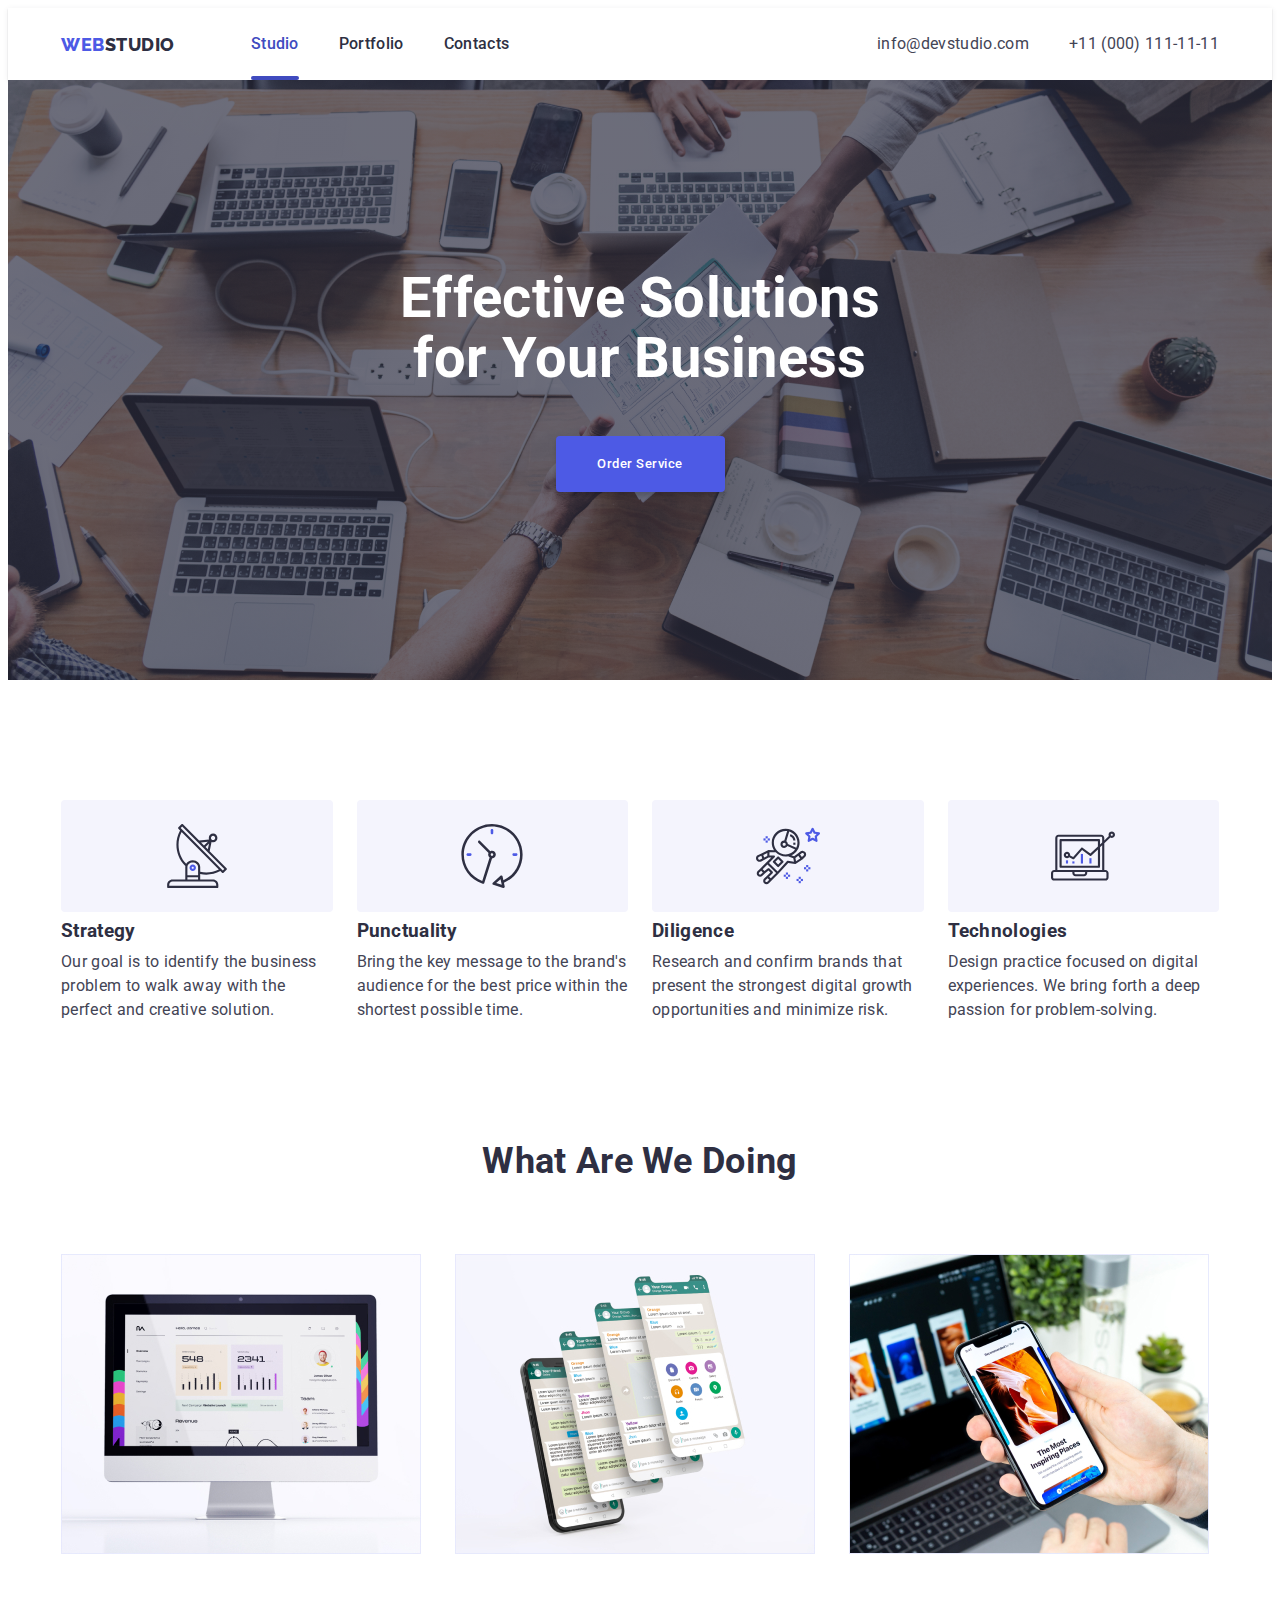
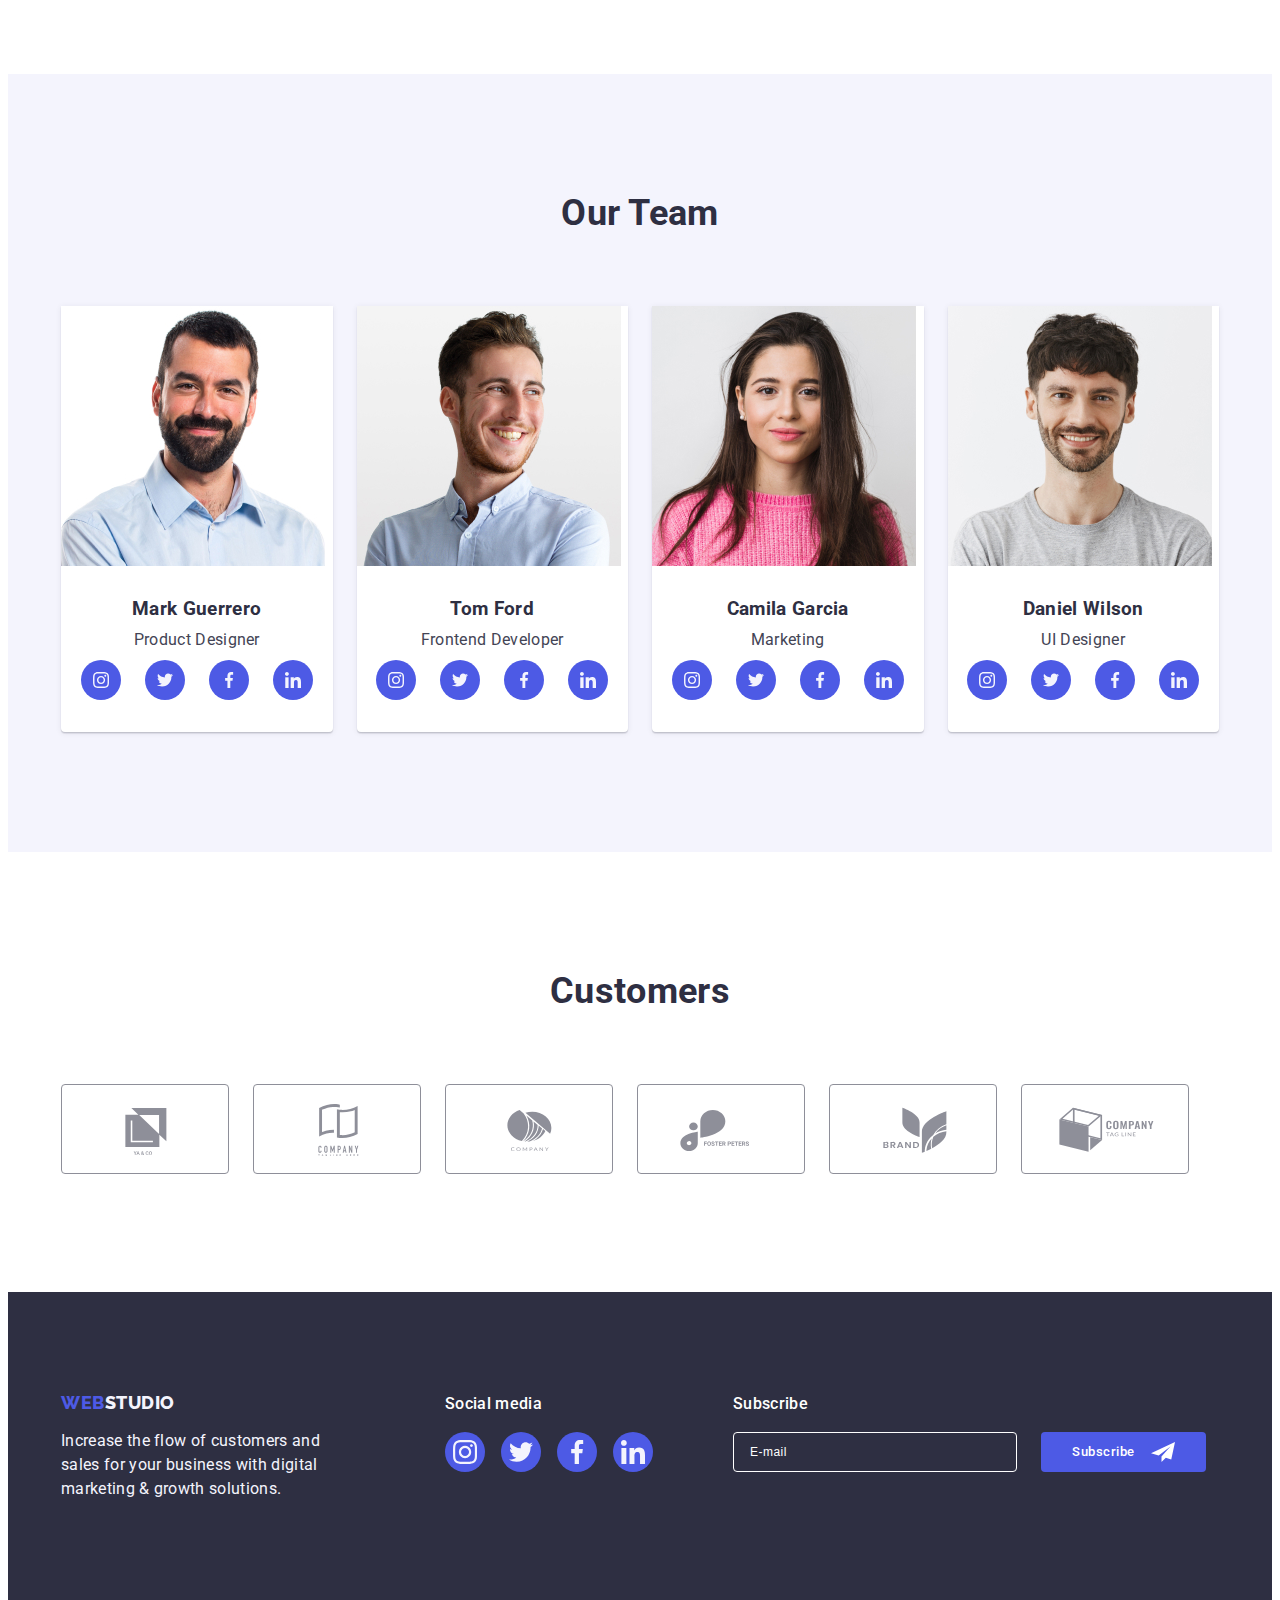
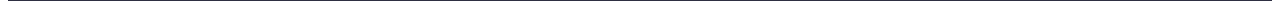
<file: index.html>
<!DOCTYPE html>
<html lang="en">
<head>
    <meta charset="UTF-8">
    <meta http-equiv="X-UA-Compatible" content="IE=edge">
    <meta name="viewport" content="width=, initial-scale=1.0">
    <title>Main Page</title>

    <link rel="preconnect" href="https://fonts.googleapis.com">
    <link rel="preconnect" href="https://fonts.gstatic.com" crossorigin>
    <link href="https://fonts.googleapis.com/css2?family=Raleway:wght@800&family=Roboto:wght@400;500;700&display=swap"
        rel="stylesheet">
    <link rel="stylesheet" href="https://cdnjs.cloudflare.com/ajax/libs/modern-normalize/1.1.0/modern-normalize.min.css"
        integrity="sha512-wpPYUAdjBVSE4KJnH1VR1HeZfpl1ub8YT/NKx4PuQ5NmX2tKuGu6U/JRp5y+Y8XG2tV+wKQpNHVUX03MfMFn9Q=="
        crossorigin="anonymous" referrerpolicy="no-referrer" />

    
    <link rel="stylesheet" href="./css/style.css">
</head>
<body>
    <header class="header">
        <div class="container header-container">
            <nav class="header-container">
                <a href="./index.html" class="header-logo">
                    Web<span class="header-logo-span">Studio</span>
                </a>
                <ul class="header-list">
                    <li class="header-list-item">
                        <a href="./index.html" class="header-nav-link current">Studio</a>
                    </li>
                    <li class="header-list-item">
                        <a href='./portfolio.html' class="header-nav-link">Portfolio</a>
                    </li>
                    <li class="header-list-item">
                        <a href='' class="header-nav-link">Contacts</a>
                    </li>
                </ul>
            </nav>
            <address>
                <ul class="header-contacts-list">
                    <li class="header-contacts-item">
                        <a href="mailto:info@devstudio.com">info@devstudio.com</a>
                    </li>
                    <li class="header-contacts-item">
                        <a href="tel:+110001111111">+11 (000) 111-11-11</a>
                    </li>
                </ul>
            </address>
        </div>
    </header>
    <main>
        <section class="first-section">
            <div class="first-section-container container">
                <h1 class="first-section-title">Effective Solutions for Your Business</h1>
                <button type="button" class="first-section-button btn" data-modal-open>Order Service</button>
            </div>
        </section>
        <section class="feature-section section">
            <div class="container feature-container">
                <h2 hidden class="feature-title title">What are we doing</h2>
                <ul class="feature-list">
                    <li class="feature-item">
                        <div class="feature-icon-wrap">
                            <svg width="64" height="64">
                                <use href="./images/icons.svg#antenna"></use>
                            </svg>
                        </div>
                        <h3 class="min-title feature-title">Strategy</h3>
                        <p class="feature-item-text text">Our goal is to identify the business
                        problem to walk away with the perfect and creative solution.</p>
                    </li>
                    <li class="feature-item">
                        <div class="feature-icon-wrap">
                            <svg width="64" height="64">
                                <use href="./images/icons.svg#clock"></use>
                            </svg>
                        </div>
                        <h3 class="min-title feature-title">Punctuality</h3>
                        <p class="feature-item-text text">Bring the key message to the brand's audience for the best price within the shortest possible time.</p>
                    </li>
                    <li class="feature-item">
                        <div class="feature-icon-wrap">
                            <svg width="64" height="64">
                                <use href="./images/icons.svg#astronaut"></use>
                            </svg>
                        </div>
                        <h3 class="min-title feature-title">Diligence</h3>
                        <p class="feature-item-text text">Research and confirm brands that present the strongest digital growth opportunities and minimize risk.</p>
                    </li>
                    <li class="feature-item">
                        <div class="feature-icon-wrap">
                            <svg width="64" height="64">
                                <use href="./images/icons.svg#diagram"></use>
                            </svg>
                        </div>
                        <h3 class="min-title feature-title">Technologies</h3>
                        <p class="feature-item-text text">Design practice focused on digital experiences. We bring forth a deep passion for problem-solving.</p>
                    </li>
                </ul>
            </div>
        </section>
        <section class="about-section section">
            <div class="container about-container">
                <h2 class="about-title title">What are we doing</h2>
                <ul class="about-list">
                    <li class="about-item">
                        <img src="./images/img1.jpg" class="about-list-img" width=360 alt="led">
                    </li>
                    <li class="about-item">
                        <img src="./images/img2.jpg" class="about-list-img" width=360 alt="iphone screen">
                    </li>
                    <li class="about-item">
                        <img src="./images/img3.jpg" class="about-list-img" width=360 alt="iphone in a hand">
                    </li>
                </ul>
            </div>
        </section>
        <section class="team-section section">
            <div class="container team-container">
                <h2 class="team-title title">Our Team</h2>
                <ul class="team-list">
                    <li class="team-item">
                        <img src="./images/human1.jpg" alt="Mark Guerrero" width=264>
                        <div class="team-card-wrap">
                            <h3 class="min-title">Mark Guerrero</h3>
                            <p class="text">Product Designer</p>
                            <ul class="social-list">
                                <li class="social-item">
                                    <a href="" class="social-item-link">
                                        <svg width="16" height="16" class="icon">
                                            <use href="./images/icons.svg#icon-instagram"></use>
                                        </svg>
                                    </a>
                                </li>
                                <li class="social-item">
                                    <a href="" class="social-item-link">
                                        <svg width="16" height="16" class="icon">
                                            <use href="./images/icons.svg#icon-twitter"></use>
                                        </svg>
                                    </a>
                                </li>
                                <li class="social-item">
                                    <a href="" class="social-item-link">
                                        <svg width="16" height="16" class="icon">
                                            <use href="./images/icons.svg#icon-facebook"></use>
                                        </svg>
                                    </a>
                                </li>
                                <li class="social-item">
                                    <a href="" class="social-item-link">
                                        <svg width="16" height="16" class="icon">
                                            <use href="./images/icons.svg#icon-linkedin"></use>
                                        </svg>
                                    </a>
                                </li>
                            </ul>
                        </div>
                    </li>
                    <li class="team-item">
                        <img src="./images/human2.jpg" alt="Tom Ford" width=264>
                        <div class="team-card-wrap">
                            <h3 class="min-title">Tom Ford</h3>
                            <p class="text">Frontend Developer</p>
                            <ul class="social-list">
                                <li class="social-item">
                                    <a href="" class="social-item-link">
                                        <svg width="16" height="16" class="icon">
                                            <use href="./images/icons.svg#icon-instagram"></use>
                                        </svg>
                                    </a>
                                </li>
                                <li class="social-item">
                                    <a href="" class="social-item-link">
                                        <svg width="16" height="16" class="icon">
                                            <use href="./images/icons.svg#icon-twitter"></use>
                                        </svg>
                                    </a>
                                </li>
                                <li class="social-item">
                                    <a href="" class="social-item-link">
                                        <svg width="16" height="16" class="icon">
                                            <use href="./images/icons.svg#icon-facebook"></use>
                                        </svg>
                                    </a>
                                </li>
                                <li class="social-item">
                                    <a href="" class="social-item-link">
                                        <svg width="16" height="16" class="icon">
                                            <use href="./images/icons.svg#icon-linkedin"></use>
                                        </svg>
                                    </a>
                                </li>
                            </ul>
                        </div>
                    </li>
                    <li class="team-item">
                        <img src="./images/human3.jpg" alt="Camila Garcia"  width=264>
                        <div class="team-card-wrap">
                            <h3 class="min-title">Camila Garcia</h3>
                            <p class="text">Marketing</p>
                            <ul class="social-list">
                                <li class="social-item">
                                    <a href="" class="social-item-link">
                                        <svg width="16" height="16" class="icon">
                                            <use href="./images/icons.svg#icon-instagram"></use>
                                        </svg>
                                    </a>
                                </li>
                                <li class="social-item">
                                    <a href="" class="social-item-link">
                                        <svg width="16" height="16" class="icon">
                                            <use href="./images/icons.svg#icon-twitter"></use>
                                        </svg>
                                    </a>
                                </li>
                                <li class="social-item">
                                    <a href="" class="social-item-link">
                                        <svg width="16" height="16" class="icon">
                                            <use href="./images/icons.svg#icon-facebook"></use>
                                        </svg>
                                    </a>
                                </li>
                                <li class="social-item">
                                    <a href="" class="social-item-link">
                                        <svg width="16" height="16" class="icon">
                                            <use href="./images/icons.svg#icon-linkedin"></use>
                                        </svg>
                                    </a>
                                </li>
                            </ul>
                        </div>
                    </li>
                    <li class="team-item">
                        <img src="./images/human4.jpg" alt="Daniel Wilson" width=264>
                        <div class="team-card-wrap">
                            <h3 class="min-title">Daniel Wilson</h3>
                            <p class="text">UI Designer</p>
                            <ul class="social-list">
                                <li class="social-item">
                                    <a href="" class="social-item-link">
                                        <svg width="16" height="16" class="icon">
                                            <use href="./images/icons.svg#icon-instagram"></use>
                                        </svg>
                                    </a>
                                </li>
                                <li class="social-item">
                                    <a href="" class="social-item-link">
                                        <svg width="16" height="16" class="icon">
                                            <use href="./images/icons.svg#icon-twitter"></use>
                                        </svg>
                                    </a>
                                </li>
                                <li class="social-item">
                                    <a href="" class="social-item-link">
                                        <svg width="16" height="16" class="icon">
                                            <use href="./images/icons.svg#icon-facebook"></use>
                                        </svg>
                                    </a>
                                </li>
                                <li class="social-item">
                                    <a href="" class="social-item-link">
                                        <svg width="16" height="16" class="icon">
                                            <use href="./images/icons.svg#icon-linkedin"></use>
                                        </svg>
                                    </a>
                                </li>
                            </ul>
                        </div>
                    </li>
                </ul>
            </div>
        </section>
        <section class="customers-section section">
            <div class="container customers-container">
                <h2 class="title">Customers</h2>
                <ul class="customers-list">
                    <li class="customers-item">
                        <a href="" class="customers-link">
                            <svg width="104" height="56" class="icon">
                                <use href="./images/icons.svg#Logo1"></use>
                            </svg>
                        </a>
                    </li>
                    <li class="customers-item">
                        <a href="" class="customers-link">
                            <svg width="104" height="56" class="icon">
                                <use href="./images/icons.svg#Logo2"></use>
                            </svg>
                        </a>
                    </li>
                    <li class="customers-item">
                        <a href="" class="customers-link">
                            <svg width="104" height="56" class="icon">
                                <use href="./images/icons.svg#Logo3"></use>
                            </svg>
                        </a>
                    </li>
                    <li class="customers-item">
                        <a href="" class="customers-link">
                            <svg width="104" height="56" class="icon">
                                <use href="./images/icons.svg#Logo4"></use>
                            </svg>
                        </a>
                    </li>
                    <li class="customers-item">
                        <a href="" class="customers-link">
                            <svg width="104" height="56" class="icon">
                                <use href="./images/icons.svg#Logo5"></use>
                            </svg>
                        </a>
                    </li>
                    <li class="customers-item">
                        <a href="" class="customers-link">
                            <svg width="104" height="56" class="icon">
                                <use href="./images/icons.svg#Logo6"></use>
                            </svg>
                        </a>
                    </li>
                </ul>
            </div>
        </section>
    </main>
    <footer class="footer">
        <div class="container footer-wrap">
            <div class="footer-container">
                <a href="./index.html" class="footer-logo">
                    Web<span class="footer-text">Studio</span>
                </a>
                <p class="footer-text">Increase the flow of customers and sales for your business with digital marketing &
                    growth
                    solutions.</p>
            </div>
            <div class="footer-social">
                <p class="text footer-social-text">Social media</p>
                <ul class="social-list footer-social-list">
                    <li class="social-item">
                        <a href="" class="social-item-link footer-icon">
                            <svg width="24" height="24" class="icon">
                                <use href="./images/icons.svg#icon-instagram"></use>
                            </svg>
                        </a>
                    </li>
                    <li class="social-item">
                        <a href="" class="social-item-link footer-icon">
                            <svg width="24" height="24" class="icon">
                                <use href="./images/icons.svg#icon-twitter"></use>
                            </svg>
                        </a>
                    </li>
                    <li class="social-item">
                        <a href="" class="social-item-link footer-icon">
                            <svg width="24" height="24" class="icon">
                                <use href="./images/icons.svg#icon-facebook"></use>
                            </svg>
                        </a>
                    </li>
                    <li class="social-item">
                        <a href="" class="social-item-link footer-icon">
                            <svg width="24" height="24" class="icon">
                                <use href="./images/icons.svg#icon-linkedin"></use>
                            </svg>
                        </a>
                    </li>
                </ul>
            </div>
            <div class="footer-subscribe">
                <p class="text footer-social-text">Subscribe</p>
                <form class="subscribe-form form">
                    <input type="mail" class="subscribe-input" placeholder="E-mail" />
                    <button type="submit" class="btn footer-form-btn">
                        Subscribe
                        <svg width="24" height="24">
                            <use href="./images/icons.svg#footer-subscribe"></use>
                        </svg>
                    </button>
                </form>
            </div>
        </div>
    </footer>

    <div class="backdrop is-hidden" data-modal>
        <div class="modal">
            <button type="button" class="button modal-close-button" data-modal-close>
                <svg width="8" height="8" class="icon">
                    <use href="./images/icons.svg#icon-close"></use>
                </svg>
            </button>
            <strong class="modal-form-title">Leave your contacts and we will call you back</strong>
            <form class="form">
                <div class="modal-form-field">
                    <label class="modal-form-label" for="user_name">Name</label>
                    <input class="modal-form-input" type="text" name="user_name" id="user_name" />
                    <svg class="modal-form-icon" width="18" height="24">
                        <use href="./images/icons.svg#icon-name"></use>
                    </svg>
                </div>
                <div class="modal-form-field">
                    <label class="modal-form-label" for="user_phone">Phone</label>
                    <input class="modal-form-input" type="tel" name="user_phone" id="user_phone" />
                    <svg class="modal-form-icon" width="18" height="24">
                        <use href="./images/icons.svg#icon-phone"></use>
                    </svg>
                </div>
                <div class="modal-form-field">
                    <label class="modal-form-label" for="user_mail">Email</label>
                    <input class="modal-form-input" type="email" name="user_mail" id="user_mail" />
                    <svg class="modal-form-icon" width="18" height="24">
                        <use href="./images/icons.svg#icon-mail"></use>
                    </svg>
                </div>
                <div class="modal-form-field">
                    <label class="modal-form-label" for="user_message">Comment</label>
                    <textarea class="modal-form-message" name="user_message" placeholder="Text input"></textarea>
                </div>
                <label class="modal-form-agreement">
                    <input class="modal-form-checkbox visually-hidden" type="checkbox" name="user_agreement" />
                    <svg width="16" height="16" class="modal-custom-checkbox">
                        <use class="checkbox-check" href="./images/icons.svg#icon-check"></use>
                        <use class="checkbox-uncheck" href="./images/icons.svg#icon-uncheck"></use>
                    </svg>
                    <span class="modal-form-desc">
                        I accept the terms and conditions of the
                        <a class="modal-form-link" href="">Privacy Policy</a>
                    </span>
                </label>
                <button class="modal-form-btn btn" type="submit">Send</button>
            </form>
        </div>
    </div>

    <script src="./js/modal.js"></script>
</body>
</html>
</file>
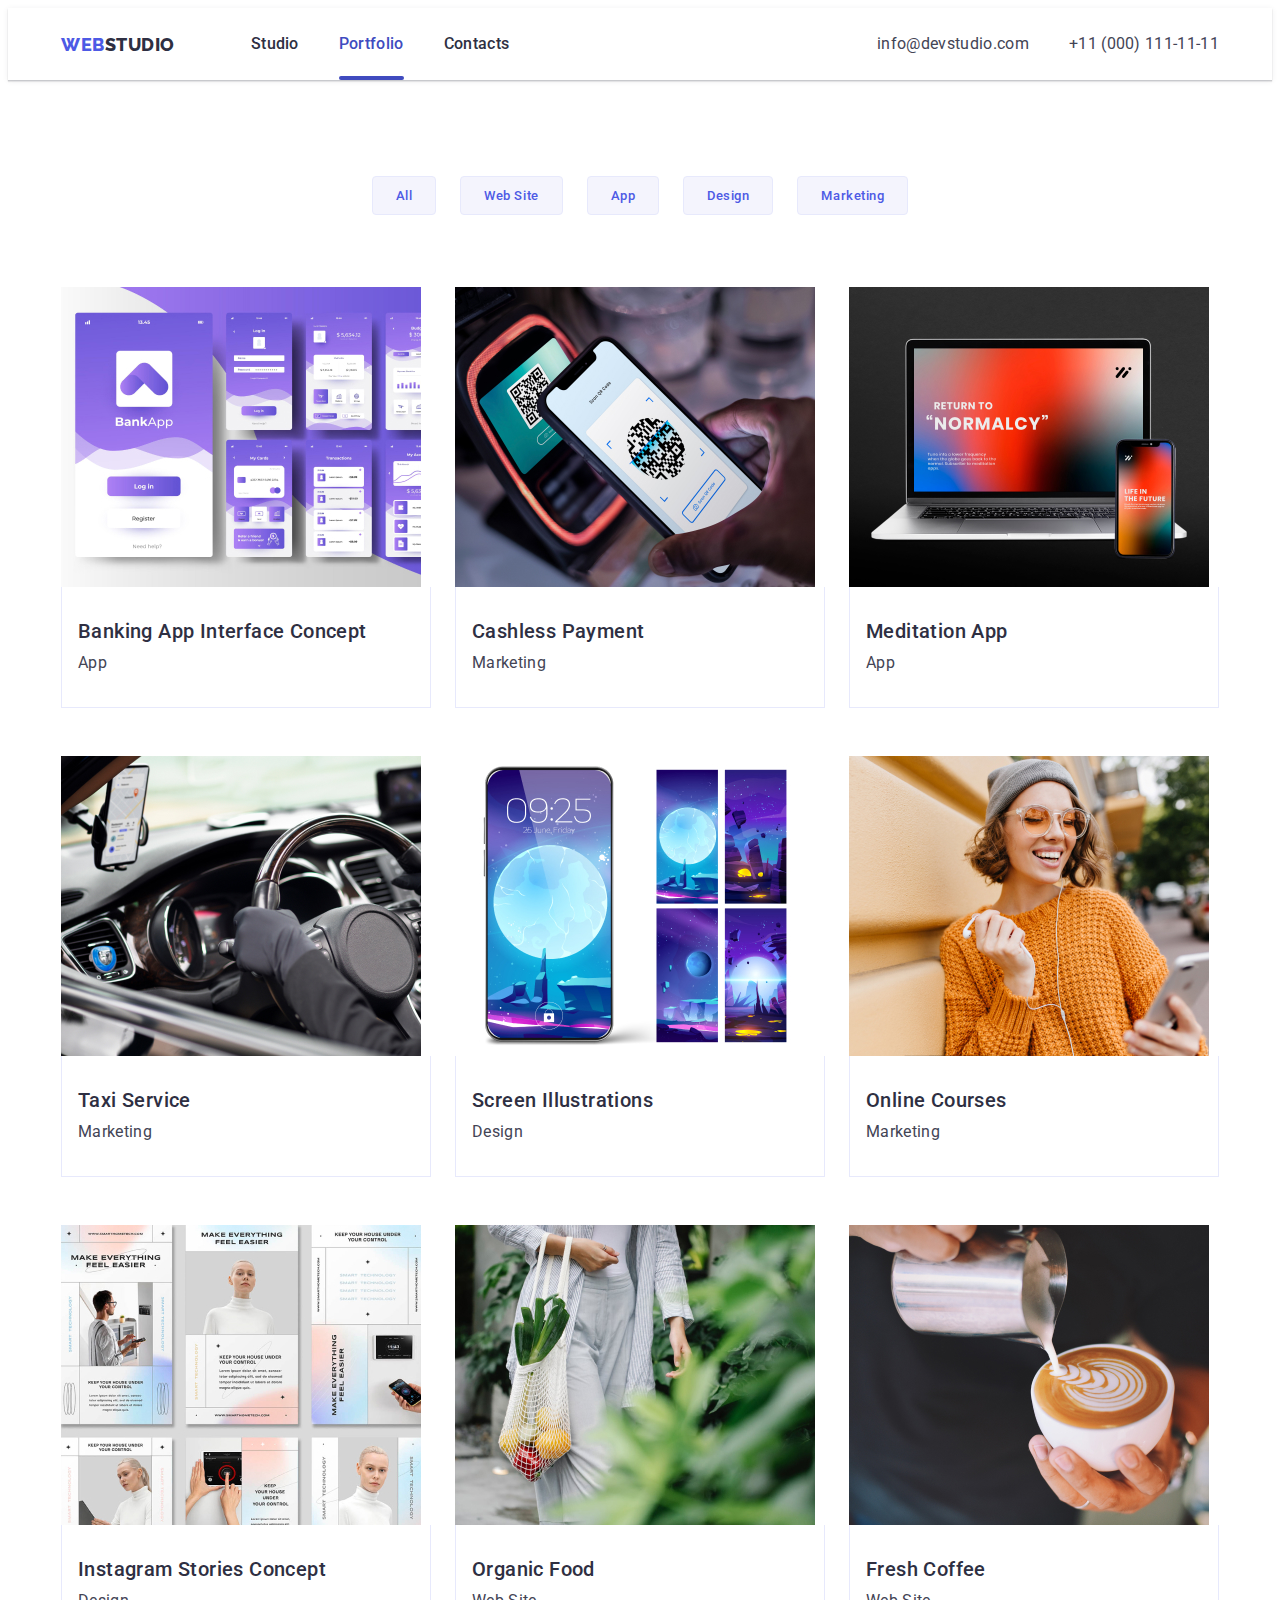
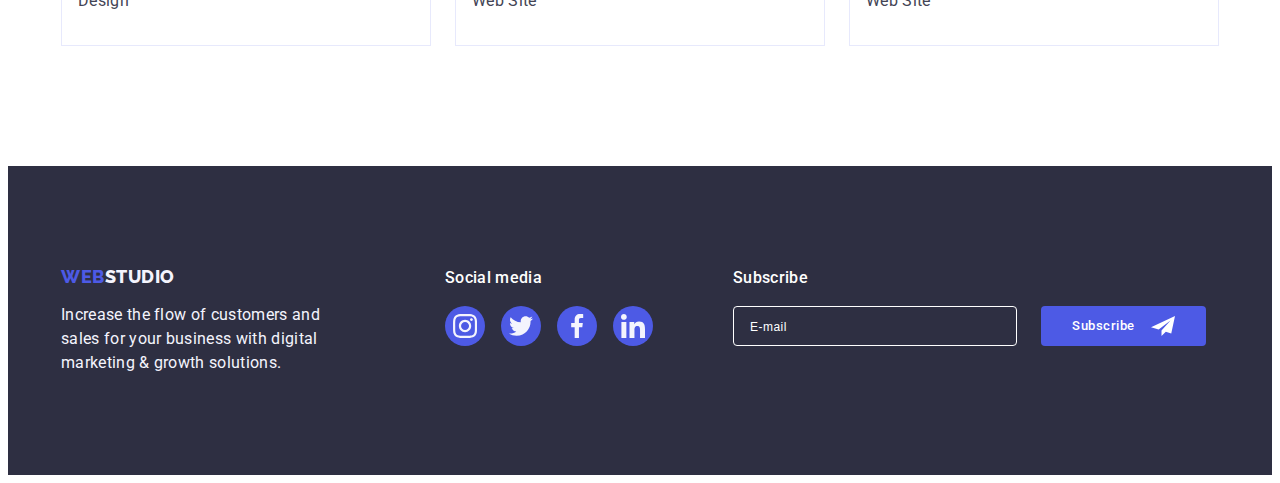
<file: portfolio.html>
<!DOCTYPE html>
<html lang="en">
<head>
    <meta charset="UTF-8">
    <meta http-equiv="X-UA-Compatible" content="IE=edge">
    <meta name="viewport" content="width=, initial-scale=1.0">
    <title>Portfolio</title>
    
    <link rel="preconnect" href="https://fonts.googleapis.com">
    <link rel="preconnect" href="https://fonts.gstatic.com" crossorigin>
    <link href="https://fonts.googleapis.com/css2?family=Raleway:wght@800&family=Roboto:wght@400;500;700&display=swap"
        rel="stylesheet">
    <link rel="stylesheet" href="https://cdnjs.cloudflare.com/ajax/libs/modern-normalize/1.1.0/modern-normalize.min.css"
        integrity="sha512-wpPYUAdjBVSE4KJnH1VR1HeZfpl1ub8YT/NKx4PuQ5NmX2tKuGu6U/JRp5y+Y8XG2tV+wKQpNHVUX03MfMFn9Q=="
        crossorigin="anonymous" referrerpolicy="no-referrer" />

    <link rel="stylesheet" href="./css/style.css">
</head>
<body>
    <header class="header">
        <div class="container header-container">
            <nav class="header-container">
                <a href="./index.html" class="header-logo">
                    Web<span class="header-logo-span">Studio</span>
                </a>
                <ul class="header-list">
                    <li class="header-list-item">
                        <a href="./index.html" class="header-nav-link">Studio</a>
                    </li>
                    <li class="header-list-item">
                        <a href='./portfolio.html' class="header-nav-link current">Portfolio</a>
                    </li>
                    <li class="header-list-item">
                        <a href='' class="header-nav-link">Contacts</a>
                    </li>
                </ul>
            </nav>
            <address>
                <ul class="header-contacts-list">
                    <li class="header-contacts-item">
                        <a href="mailto:info@devstudio.com">info@devstudio.com</a>
                    </li>
                    <li class="header-contacts-item">
                        <a href="tel:+110001111111">+11 (000) 111-11-11</a>
                    </li>
                </ul>
            </address>
        </div>
    </header>
    <main>
        <section class="portfolio">
            <div class="portfolio-container container">
                <h1 hidden>Portfolio</h1>
                <ul class="portfolio-nav-list">
                    <li class="portfolio-nav-item">
                        <button type="button" class="portfolio-nav-button">
                            All
                        </button>
                    </li>
                    <li class="portfolio-nav-item">
                        <button type="button" class="portfolio-nav-button">
                            Web Site
                        </button>
                    </li>
                    <li class="portfolio-nav-item">
                        <button type="button" class="portfolio-nav-button">
                            App
                        </button>
                    </li>
                    <li class="portfolio-nav-item">
                        <button type="button" class="portfolio-nav-button">
                            Design
                        </button>
                    </li>
                    <li class="portfolio-nav-item">
                        <button type="button" class="portfolio-nav-button">
                            Marketing
                        </button>
                    </li>
                </ul>
                <ul class="portfolio-card-list">
                    <li class="portfolio-card-item">
                        <a href="" class="portfolio-card-link">
                            <div class="portfolio-img-wrap">
                                <img src="./images/porf1.jpg" alt="Banking App Interface Concept" width=360>
                                <div class="portfolio-overlay">
                                    <p class="text overlay-text">
                                        14 Stylish and User-Friendly App Design Concepts · Task Manager App · Calorie Tracker App · Exotic Fruit Ecommerce App · Cloud Storage App
                                    </p>
                                </div>
                            </div>    
                            <div class="portfolio-card-content">
                                <h2 class="portfolio-card-title min-title ">Banking App Interface Concept</h2>
                                <p>App</p>
                            </div>
                        </a>
                    </li>
                    <li class="portfolio-card-item">
                        <a href="" class="portfolio-card-link">
                            <div class="portfolio-img-wrap">
                                <img src="./images/Portf2.jpg" alt="Cashless Payment" width=360>
                                <div class="portfolio-overlay">
                                    <p class="text overlay-text">
                                        14 Stylish and User-Friendly App Design Concepts · Task Manager App · Calorie Tracker App · Exotic Fruit Ecommerce App · Cloud Storage App
                                    </p>
                                </div>
                            </div>    
                            <div class="portfolio-card-content">
                                <h2 class="portfolio-card-title min-title ">Cashless Payment</h2>
                                <p>Marketing</p>
                            </div>
                        </a>
                    </li>
                    <li class="portfolio-card-item">
                        <a href="" class="portfolio-card-link">
                            <div class="portfolio-img-wrap">
                                <img src="./images/Portf3.jpg" alt="Meditation App" width=360>
                                <div class="portfolio-overlay">
                                    <p class="text overlay-text">
                                        14 Stylish and User-Friendly App Design Concepts · Task Manager App · Calorie Tracker App · Exotic Fruit Ecommerce App · Cloud Storage App
                                    </p>
                                </div>
                            </div>    
                            <div class="portfolio-card-content">
                                <h2 class="portfolio-card-title min-title ">Meditation App</h2>
                                <p>App</p>
                            </div>
                        </a>
                    </li>
                    <li class="portfolio-card-item">
                        <a href="" class="portfolio-card-link">
                            <div class="portfolio-img-wrap">
                                <img src="./images/portf4.jpg" alt="Taxi Service" width=360>
                                <div class="portfolio-overlay">
                                    <p class="text overlay-text">
                                        14 Stylish and User-Friendly App Design Concepts · Task Manager App · Calorie Tracker App · Exotic Fruit Ecommerce App · Cloud Storage App
                                    </p>
                                </div>
                            </div>    
                            <div class="portfolio-card-content">
                                <h2 class="portfolio-card-title min-title ">Taxi Service</h2>
                                <p>Marketing</p>
                            </div>
                        </a>
                    </li>
                    <li class="portfolio-card-item">
                        <a href="" class="portfolio-card-link">
                            <div class="portfolio-img-wrap">
                                <img src="./images/portf5.jpg" alt="Screen Illustrations" width=360>
                                <div class="portfolio-overlay">
                                    <p class="text overlay-text">
                                        14 Stylish and User-Friendly App Design Concepts · Task Manager App · Calorie Tracker App · Exotic Fruit Ecommerce App · Cloud Storage App
                                    </p>
                                </div>
                            </div>    
                            <div class="portfolio-card-content">
                                <h2 class="portfolio-card-title min-title ">Screen Illustrations</h2>
                                <p>Design</p>
                            </div>
                        </a>
                    </li>
                    <li class="portfolio-card-item">
                        <a href="" class="portfolio-card-link">
                            <div class="portfolio-img-wrap">
                                <img src="./images/portf6.jpg" alt="Online Courses" width=360>
                                <div class="portfolio-overlay">
                                    <p class="text overlay-text">
                                        14 Stylish and User-Friendly App Design Concepts · Task Manager App · Calorie Tracker App · Exotic Fruit Ecommerce App · Cloud Storage App
                                    </p>
                                </div>
                            </div>    
                            <div class="portfolio-card-content">
                                <h2 class="portfolio-card-title min-title ">Online Courses</h2>
                                <p>Marketing</p>
                            </div>
                        </a>
                    </li>
                    <li class="portfolio-card-item">
                        <a href="" class="portfolio-card-link">
                            <div class="portfolio-img-wrap">
                                <img src="./images/portf7.jpg" alt="Instagram Stories Concept" width=360>
                                <div class="portfolio-overlay">
                                    <p class="text overlay-text">
                                        14 Stylish and User-Friendly App Design Concepts · Task Manager App · Calorie Tracker App · Exotic Fruit Ecommerce App · Cloud Storage App
                                    </p>
                                </div>
                            </div>   
                            <div class="portfolio-card-content">
                                <h2 class="portfolio-card-title min-title ">Instagram Stories Concept</h2>
                                <p>Design</p>
                            </div>  
                        </a>
                    </li>
                    <li class="portfolio-card-item">
                        <a href="" class="portfolio-card-link">
                            <div class="portfolio-img-wrap">
                                <img src="./images/portf8.jpg" alt="Organic Food" width=360>
                                <div class="portfolio-overlay">
                                    <p class="text overlay-text">
                                        14 Stylish and User-Friendly App Design Concepts · Task Manager App · Calorie Tracker App · Exotic Fruit Ecommerce App · Cloud Storage App
                                    </p>
                                </div>
                            </div>    
                            <div class="portfolio-card-content">
                                <h2 class="portfolio-card-title min-title ">Organic Food</h2>
                                <p>Web Site</p>
                            </div>
                        </a>
                    </li>
                    <li class="portfolio-card-item">
                        <a href="" class="portfolio-card-link">
                            <div class="portfolio-img-wrap">
                                <img src="./images/portf9.jpg" alt="Fresh Coffee" width=360>
                                <div class="portfolio-overlay">
                                    <p class="text overlay-text">
                                        14 Stylish and User-Friendly App Design Concepts · Task Manager App · Calorie Tracker App · Exotic Fruit Ecommerce App · Cloud Storage App
                                    </p>
                                </div>
                            </div>    
                            <div class="portfolio-card-content">
                                <h2 class="portfolio-card-title min-title ">Fresh Coffee</h2>
                                <p>Web Site</p>
                            </div>
                        </a>
                    </li>
                </ul>
            </div>
        </section>
    </main>
    <footer class="footer">
        <div class="container footer-wrap">
            <div class="footer-container">
                <a href="./index.html" class="footer-logo">
                    Web<span class="footer-text">Studio</span>
                </a>
                <p class="footer-text">Increase the flow of customers and sales for your business with digital marketing &
                    growth
                    solutions.</p>
            </div>
            <div class="footer-social">
                <p class="text footer-social-text">Social media</p>
                <ul class="social-list footer-social-list">
                    <li class="social-item">
                        <a href="" class="social-item-link footer-icon">
                            <svg width="24" height="24" class="icon">
                                <use href="./images/icons.svg#icon-instagram"></use>
                            </svg>
                        </a>
                    </li>
                    <li class="social-item">
                        <a href="" class="social-item-link footer-icon">
                            <svg width="24" height="24" class="icon">
                                <use href="./images/icons.svg#icon-twitter"></use>
                            </svg>
                        </a>
                    </li>
                    <li class="social-item">
                        <a href="" class="social-item-link footer-icon">
                            <svg width="24" height="24" class="icon">
                                <use href="./images/icons.svg#icon-facebook"></use>
                            </svg>
                        </a>
                    </li>
                    <li class="social-item">
                        <a href="" class="social-item-link footer-icon">
                            <svg width="24" height="24" class="icon">
                                <use href="./images/icons.svg#icon-linkedin"></use>
                            </svg>
                        </a>
                    </li>
                </ul>
            </div>
            <div class="footer-subscribe">
                <p class="text footer-social-text">Subscribe</p>
                <form class="subscribe-form form">
                    <input type="mail" class="subscribe-input" placeholder="E-mail" />
                    <button type="submit" class="btn footer-form-btn">
                        Subscribe
                        <svg width="24" height="24">
                            <use href="./images/icons.svg#footer-subscribe"></use>
                        </svg>
                    </button>
                </form>
                <!-- <ul class="subscribe-list">
                            <li class="subscribe-item">
                                <input type="mail" class=""/>
                            </li>
                            <li class="subscribe-item">
                                <button type="button" class="btn subscribe-btn">
                                    Subscribe
                                    <svg width="24" height="24">
                                        <use href="./images/icons.svg#footer-subscribe"></use>
                                    </svg>
                                </button>
                            </li>
                        </ul> -->
            </div>
        </div>
    </footer>
</body>
</html>
</file>
<file: css/style.css>
:root{
    --main-color: #434455;
    --title-color: #2E2F42;
    --white-color: #fff;
    --iris-color: #4D5AE5;
    --cloud-color: #f4f4fd;
    --border-color: #E7E9FC;
    --success-color: #31D0AA;
    --ocean-color: #404BBF;
    --light-slate: #8E8F99;
    --hero-back: rgba(46, 47, 66, 0.7);
    --anim: 250ms cubic-bezier(0, 0.79, 0.67, 1.36)
}

/* ============================
            Reset
==============================*/
ul,ol{
    margin: 0;
    padding: 0;
    list-style-type: none;
}
a {
    text-decoration: none;
    color: currentColor;
    font-style: normal;
}
h1,h2,h3,h4,h5,h6,p{
    margin: 0;
}
img {
    display: block;
}
button{
    font-family: inherit;
    color: currentColor;
    cursor: pointer;
}
/* ============================
            Main
==============================*/
body {
    font-family: 'Roboto', sans-serif;
    color: var(--main-color);
    background-color: var(--white-color);
    letter-spacing: 0.02em;
    line-height: calc(24 / 16);
}
.title {
    font-size: 36px;
    line-height: 1.1;
    text-transform: capitalize;
    text-align: center;
    color: var(--title-color);
    margin-bottom: 72px;
}
.min-title {
    line-height: calc(24 / 20);
    text-transform: capitalize;
    color: var(--title-color);
}
.text {
    color: var(--main-color);
    line-height: 1.5;
    letter-spacing: 0.02em;
}
.container {
    width: 1158px;
    padding: 0 15px;
    margin-left: auto;
    margin-right: auto;
}
.section{
    padding: 120px 0;
}

.social-list {
    display: flex;
    justify-content: center;
    gap: 24px;
}

.social-item-link{
    display: flex;
    justify-content: center;
    align-items: center;
    width: 40px;
    height: 40px;
    background-color: var(--iris-color);
    color: var(--cloud-color);
    border-radius: 50%;

    transition: background-color 250ms cubic-bezier(0.4, 0, 0.2, 1);
}
.social-item-link:hover,
.social-item-link:focus {
    background-color: #404bbf;
}

.icon {
    fill: currentColor;
}

.btn {
    display: block;

    letter-spacing: 0.04em;
    background-color: var(--iris-color);
    color: var(--white-color);
    font-weight: 500;
    line-height: calc(24 / 16);

    border-radius: 4px;
    border: none;

    margin: 0 auto;

    transition: background-color 250ms cubic-bezier(0.4, 0, 0.2, 1);
}
.btn:hover,
.btn:focus {
    background-color: #404BBF;
}
.visually-hidden {
    position: absolute;
    width: 1px;
    height: 1px;
    margin: -1px;
    border: 0;
    padding: 0;

    white-space: nowrap;
    clip-path: inset(100%);
    clip: rect(0 0 0 0);
    overflow: hidden;
}
/* ============================
            Header
==============================*/

.header{
    box-shadow: 0px 2px 1px rgba(46, 47, 66, 0.08),
    0px 1px 1px rgba(46, 47, 66, 0.16),
    0px 1px 6px rgba(46, 47, 66, 0.08);
}
.header-container a{
    transition: color 250ms cubic-bezier(0.4, 0, 0.2, 1);
}
.header-container a:hover,
.header-container a:focus{
    color: var(--ocean-color);
}
.header-logo,
.footer-logo {
    color: var(--iris-color);
    font-family: 'Raleway', sans-serif;
    font-size: 18px;
    text-transform: uppercase;
    font-weight: 800;
    line-height: calc(21 / 18);
    letter-spacing: 0.03em;
}
.header-logo{
    margin-right: 76px;
}
.header-logo-span {
    color: var(--title-color);
}
.header-nav-link {
    font-weight: 500;
    display: block;
    color: var(--title-color);
    padding: 24px 0;
}
.header-container,
.header-contacts-list,
.header-list {
    display: flex;
    align-items: center;
    justify-content: space-between;
}
.header-contacts-item:first-child {
    margin-right: 40px;
}
.header-list{
    margin-right: auto;
    gap: 40px;
}

.current {
    color: var(--ocean-color);
    position: relative;
}
.current::after {
    content: '';
    
    display: block;
    position: absolute;

    height: 4px;
    width: 100%;
    background-color: var(--ocean-color);
    border-radius: 2px;
    bottom: 0;
}
/* ============================
            First section
==============================*/
.first-section {
    background-color: var(--title-color);
    background-image: linear-gradient(var(--hero-back), var(--hero-back)),
    url(../images/img-name.jpg);
    background-repeat: no-repeat;
    background-position: center;
    max-width: 1440px;
    background-size: cover;
    
    margin: 0 auto;
    padding: 188px 0px;
}

.first-section-title{
    max-width: 496px;
    font-size: 56px;
    font-weight: 700;
    line-height: calc(60 / 56);
    color: var(--white-color);
    text-align: center;
    margin-bottom: 48px;
    margin-left: auto;
    margin-right: auto;
}

.first-section-button {
    padding: 16px 32px;
    min-width: 169px;
    height: 56px;
    
    box-shadow: 0px 4px 4px rgba(0, 0, 0, 0.15); 
}

/* ============================
            Feature section
==============================*/
.feature-list {
    display: flex;
    justify-content: space-between;
    gap: 24px;
}
.feature-item{
    width: calc((100% - 72px) / 4);
}
.feature-icon-wrap{
    display: flex;

    align-items: center;
    justify-content: center;

    height: 112px;
    border-radius: 4px;
    background-color: var(--cloud-color);
    margin-bottom: 8px;
}
.feature-title{
    margin-bottom: 8px;
}
/* ============================
            About section
==============================*/
.about-section {
    padding-top: 0px;
}
.about-list {
    display: flex;
    justify-content: space-between;
    gap: 24px;
}
.about-item {
    width: calc((100% - 48px) / 3);
}


/* ============================
            Team section
==============================*/
.team-section {
    background-color: var(--cloud-color);
}
.team-list {
    display: flex;
    justify-content: space-between;
    gap: 24px;
}
.team-item {
    width: 264px;
    background-color: var(--white-color);
    text-align: center;
    width: calc((100% - 72px) / 4);

    border-radius: 0px 0px 4px 4px;
    box-shadow: 0px 2px 1px 0px rgba(46, 47, 66, 0.078), 
        0px 1px 1px 0px rgba(46, 47, 66, 0.161), 
        0px 1px 6px 0px rgba(46, 47, 66, 0.078);
}
.team-card-wrap {
    padding: 32px 0;
    border-radius: 0px 0px 4px 4px;
}
.team-card-wrap > h3, .team-card-wrap > p {
    margin-bottom: 8px;
}
/* ============================
            Customers section
==============================*/
.customers-list{
    display: flex;
    gap: 24px;
}
.customers-item{
    height: 88px;
    width: 168px;
}
.customers-link{
    display: flex;
    
    align-items: center;
    justify-content: center;
    
    border: 1px solid #8E8F99;
    color: var(--light-slate);
    border-radius: 4px;
    height: 100%;

    transition: color 250ms cubic-bezier(0.4, 0, 0.2, 1), border 250ms cubic-bezier(0.4, 0, 0.2, 1);
}
.customers-link:hover,
.customers-link:focus {
    color: var(--ocean-color);
    border: 1px solid var(--ocean-color);
}
/* ============================
            Footer
==============================*/
.footer {
    background-color: var(--title-color);
    padding: 100px 0;
}
.footer-wrap {
    display: flex;
    align-items: baseline;
}
.footer-logo {
    display: inline-block;
    margin-bottom: 16px;
}
.footer-container {
    width: 264px;
    margin-right: 120px;
}
.footer-text {
    color: var(--cloud-color);
}

.footer-social{
    margin-right: 80px;
}
.footer-social-list {
    gap: 16px;
    width: 208px;
}
.footer-icon:hover,
.footer-icon:focus {
    background-color: #31d0aa;
}

.footer-social-text{
    color: var(--white-color);
    font-weight: 500;
    margin-bottom: 16px;
}

/* .subscribe-list{
    display: flex;
} */
.subscribe-form{
    display: flex;
    gap: 24px;
}
.subscribe-input{
    width: 264px;
    background-color: transparent;

    border: 1px solid #FFFFFF;
    border-radius: 4px;
    padding-left: 16px;

}
.subscribe-input::placeholder {
    font-size: 12px;
    line-height: calc(24 / 12);
    letter-spacing: 0.04em;
    color: var(--white-color);
}
.footer-form-btn{
    width: 165px;
    height: 40px;
    padding: 8px 24px;

    display: flex;
    gap: 16px;
    justify-content: center;
    align-items: center;
}
/* ============================
         Portfolio page
==============================*/
.portfolio {
    padding-top: 96px;
    padding-bottom: 120px;
}

.portfolio-nav-list {
    display: flex;
    justify-content: center;
    gap: 24px;
    margin-bottom: 72px;
}
.portfolio-nav-button {
    padding: 11px 23px;
    color: var(--iris-color);
    background-color: var(--cloud-color);
    border: 1px solid #E7E9FC;
    border-radius: 4px;
    font-weight: 500;
    letter-spacing: 0.04em;

    transition-property: box-shadow, color, background-color;
    transition-timing-function: cubic-bezier(0.4, 0, 0.2, 1);
    transition-duration: 250ms;
}
.portfolio-nav-button:hover, 
.portfolio-nav-button:focus{
    box-shadow: 0px 3px 1px rgba(0, 0, 0, 0.1),
    0px 2px 1px rgba(0, 0, 0, 0.08),
    0px 2px 2px rgba(0, 0, 0, 0.12);
    color: var(--white-color);
    background-color: #404BBF;
    border: 1px solid transparent;
}

.portfolio-card-list {
    display: flex;
    flex-wrap: wrap;
    column-gap: 24px;
    row-gap: 48px;
}
.portfolio-card-item{
    width: calc((100% - 48px) / 3);
    background: var(--white-color);
}
.portfolio-card-link{
    display: block;
    transition: box-shadow 250ms cubic-bezier(0.4, 0, 0.2, 1);
}
.portfolio-card-link:hover,
.portfolio-card-link:focus  {
    box-shadow: 0px 1px 6px rgba(46, 47, 66, 0.08),
    0px 1px 1px rgba(46, 47, 66, 0.16),
    0px 2px 1px rgba(46, 47, 66, 0.08);
}
.portfolio-card-content {
    padding: 32px 16px;
    border: 1px solid #e7e9fc;
    border-top: none;
}
.portfolio-card-title{
    font-size: 20px;
    font-weight: 500;
    letter-spacing: 0.02em;
    margin-bottom: 8px;
}

.portfolio-img-wrap{
    position: relative;
    overflow: hidden;
}
.portfolio-overlay{
    position: absolute;
    top: 0;
    left: 0;

    padding: 40px 32px;
    width: 100%;
    height: 100%;
    background-color: rgb(77, 90, 229);

    transform: translatey(100%);
    transition: transform 250ms cubic-bezier(0.4, 0, 0.2, 1);
}
.portfolio-card-link:hover .portfolio-overlay,
.portfolio-card-link:focus .portfolio-overlay {
    transform: translatey(0);
}
.overlay-text{
    color: var(--cloud-color);
}

/* ============================
         Modal
==============================*/
.backdrop{
    position: fixed;
    top: 0;
    left: 0;

    width: 100%;
    height: 100%;
    
    background-color: rgba(46, 47, 66, 0.4);

    transition: opacity 250ms linear, visibility 450ms linear 100ms;
}
.backdrop.is-hidden{
    visibility: hidden;
    opacity: 0;
    pointer-events: none;
}

.backdrop.is-hidden .modal{
    transform: translate(-50%, -50%) scale(0.05);
}
.modal{
    position: absolute;
    top: 50%;
    left: 50%;
    transform: translate(-50%, -50%) scale(1);
    transition: transform 450ms cubic-bezier(0, 0.79, 0.67, 1.36);

    max-width: 408px;
    width: 100%;
    min-height: 576px;
    padding: 24px;
    background-color: #FCFCFC;
    box-shadow: 0px 1px 1px rgba(0, 0, 0, 0.14),
    0px 1px 3px rgba(0, 0, 0, 0.12),
    0px 2px 1px rgba(0, 0, 0, 0.2);
    border-radius: 4px;

    font-size: 12px;
    letter-spacing: 0.04em;
    color: #8E8F99;
}

.modal-close-button{
    display: flex;
    margin-left: auto;
    margin-bottom: 24px;

    width: 24px;
    height: 24px;
    border-radius: 50%;

    justify-content: center;
    align-items: center;

    background-color: #E7E9FC;
    border: 1px solid rgba(0, 0, 0, 0.1);
    transition-property: color, background-color;
    transition-timing-function: cubic-bezier(0.4, 0, 0.2, 1);
    transition-duration: 250ms;
}
.modal-close-button:hover, 
.modal-close-button:focus {
    background-color: var(--ocean-color);
    color: var(--white-color);
    border: none;
}
.modal-form-title{
    display: block;
    margin-bottom: 16px;

    text-align: center;
    color: #2E2F42;
    font-weight: 500;
    font-size: 16px;
    letter-spacing: 0.02em;
}
.modal-form-field{
    position: relative;
    margin-bottom: 8px;
}
.modal-form-label{
    display: block;

    line-height: calc(14 / 12);
    margin-bottom: 4px;
}

.modal-form-input{
    width: 100%;
    height: 40px;
    padding-left: 38px;
    padding-right: 38px;
    outline: transparent;

    border: 1px solid rgba(46, 47, 66, 0.4);
    border-radius: 4px;

    transition: border var(--anim);
}
.modal-form-input:focus{
    border: 1px solid var(--iris-color);
}
.modal-form-input:focus + .modal-form-icon{
    fill: var(--iris-color);
}
.modal-form-icon{
    position: absolute;
    bottom: 8px;
    left: 16px;
    fill: #2E2F42;

    pointer-events: none;
    transition: fill var(--anim);
}

.modal-form-message{
    resize: none;
    width: 360px;
    height: 120px;
    padding: 8px 16px;
    outline: transparent;

    border: 1px solid rgba(46, 47, 66, 0.4);
    border-radius: 4px;
    transition: border var(--anim);
}
.modal-form-message:focus{
    border: 1px solid var(--iris-color);
}

.modal-form-message::placeholder {
    color: rgba(46, 47, 66, 0.4);
}
.modal-form-agreement{
    display: flex;
    justify-content: center;
    align-items: center;
    margin: 0 auto;
    margin-bottom: 24px;
    gap: 8px;
}

.checkbox-check{
    opacity: 0;
    transition: opacity var(--anim);
}
.checkbox-uncheck{
    opacity: 1;
    transition: opacity var(--anim);
}
.modal-form-checkbox:checked + .modal-custom-checkbox > .checkbox-check{
    opacity: 1;
}
.modal-form-checkbox:not(:checked)+.modal-custom-checkbox>.checkbox-check {
    opacity: 0;
}
.modal-form-desc{
    line-height: calc(16 / 12);
}
.modal-form-link{
    color: var(--iris-color);
    text-decoration: underline;
}
.modal-form-btn{
    width: 169px;
    height: 56px;
    padding: 16px 32px;
    font-size: 16px;
}
</file>
